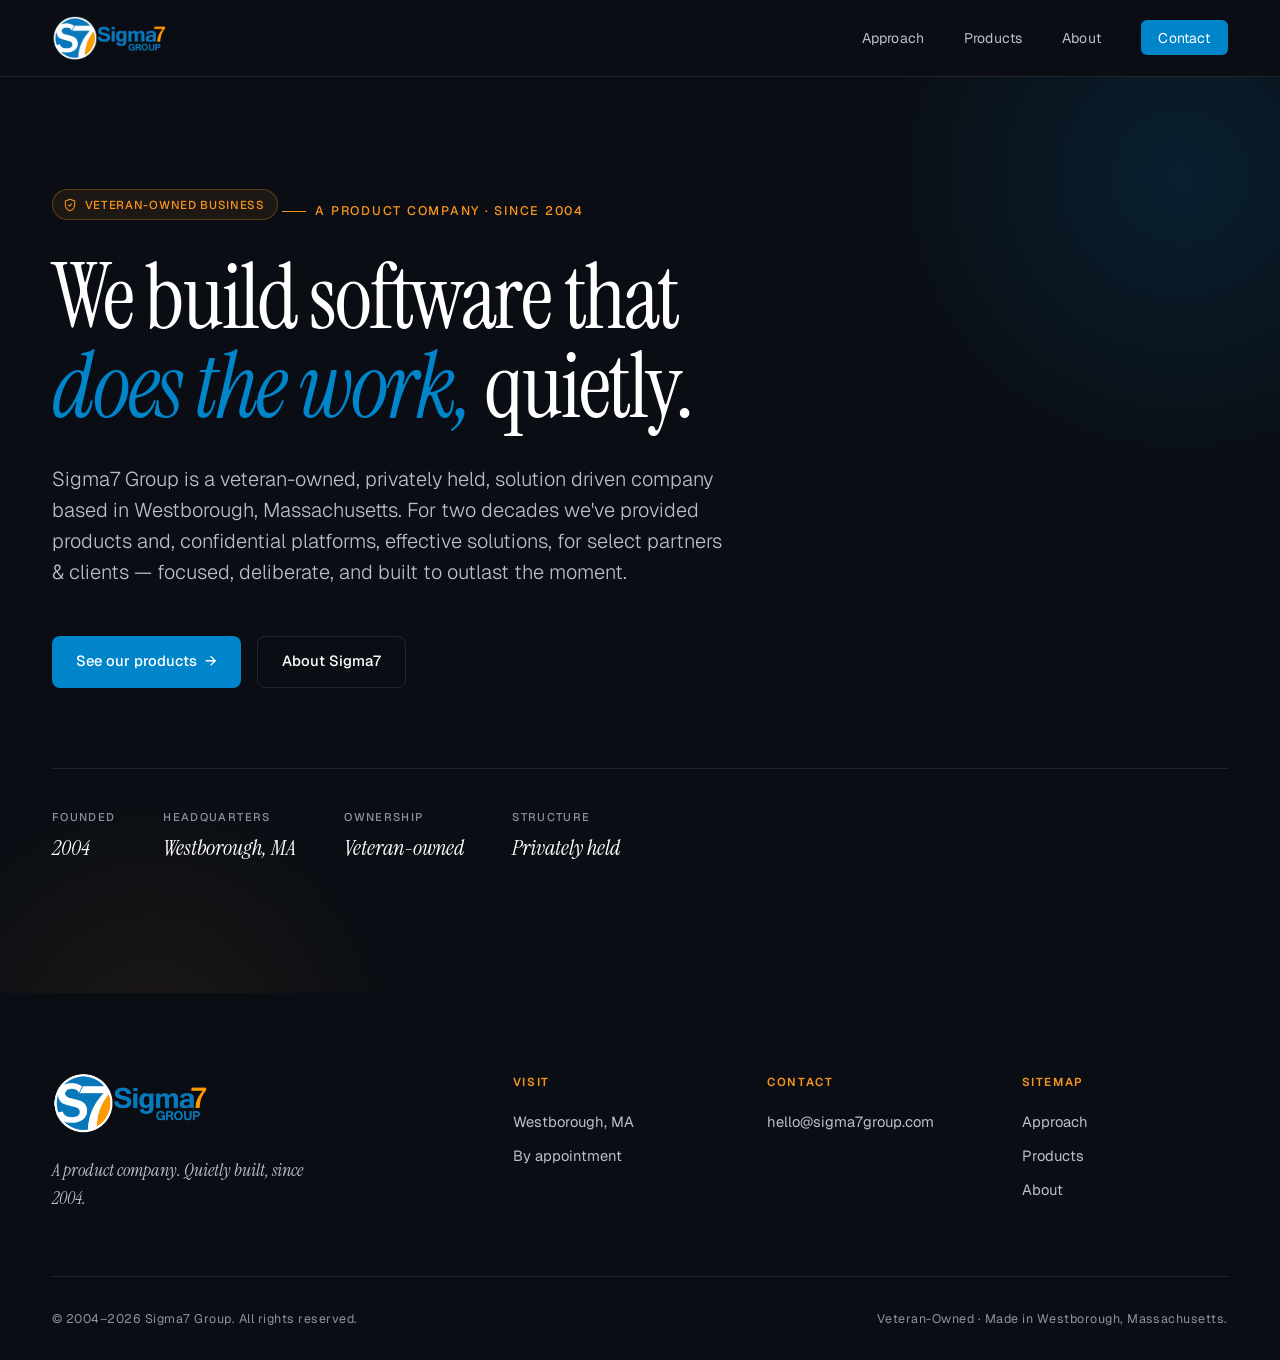
<file: index.html>
<!DOCTYPE html>
<html lang="en">
<head>
<meta charset="UTF-8">
<meta name="viewport" content="width=device-width, initial-scale=1.0">
<title>Sigma7 Group — A Product Company in Massachusetts</title>
<meta name="description" content="Sigma7 Group is a veteran-owned, product-driven company based in Westborough, Massachusetts. Privately held since 2004. Makers of Structure and select confidential platforms.">

<meta property="og:title" content="Sigma7 Group">
<meta property="og:description" content="A veteran-owned, product-driven company. Privately held since 2004. Westborough, Massachusetts.">
<meta property="og:type" content="website">

<link rel="icon" type="image/png" href="assets/sigma7-logo.png">
<link rel="preconnect" href="https://fonts.googleapis.com">
<link rel="preconnect" href="https://fonts.gstatic.com" crossorigin>
<link href="https://fonts.googleapis.com/css2?family=Geist:wght@300;400;500;600;700&family=Instrument+Serif:ital@0;1&display=swap" rel="stylesheet">
<link rel="stylesheet" href="css/styles.css">
</head>
<body>

<nav class="site-nav">
  <div class="nav-inner">
    <a href="index.html" class="nav-logo" aria-label="Sigma7 Group home">
      <img src="assets/sigma7-logo.png" alt="Sigma7 Group">
    </a>
    <ul class="nav-links">
      <li><a href="approach.html">Approach</a></li>
      <li><a href="products.html">Products</a></li>
      <li><a href="about.html">About</a></li>
      <li><a href="mailto:hello@sigma7group.com" class="nav-cta">Contact</a></li>
    </ul>
  </div>
</nav>

<header class="hero">
  <div class="container">
    <div class="vet-badge">
      <svg viewBox="0 0 24 24" fill="none" xmlns="http://www.w3.org/2000/svg" aria-hidden="true">
        <path d="M12 2L4 5v6c0 5 3.5 9.5 8 11 4.5-1.5 8-6 8-11V5l-8-3z" stroke="currentColor" stroke-width="1.8" stroke-linejoin="round"/>
        <path d="M9 12l2 2 4-4" stroke="currentColor" stroke-width="1.8" stroke-linecap="round" stroke-linejoin="round"/>
      </svg>
      Veteran-Owned Business
    </div>
    <div class="eyebrow">A Product Company · Since 2004</div>
    <h1 class="headline">We build software that <em>does the work,</em> quietly.</h1>
    <p class="hero-lead">
      Sigma7 Group is a veteran-owned, privately held, solution driven company based in Westborough, Massachusetts. For two decades we've provided products and, confidential platforms, effective solutions, for select partners &amp; clients — focused, deliberate, and built to outlast the moment.
    </p>
    <div class="hero-actions">
      <a href="products.html" class="btn btn-primary">See our products <span class="arrow">→</span></a>
      <a href="about.html" class="btn btn-ghost">About Sigma7</a>
    </div>

    <div class="hero-meta">
      <div class="meta-item">
        <span class="meta-label">Founded</span>
        <span class="meta-value">2004</span>
      </div>
      <div class="meta-item">
        <span class="meta-label">Headquarters</span>
        <span class="meta-value">Westborough, MA</span>
      </div>
      <div class="meta-item">
        <span class="meta-label">Ownership</span>
        <span class="meta-value">Veteran-owned</span>
      </div>
      <div class="meta-item">
        <span class="meta-label">Structure</span>
        <span class="meta-value">Privately held</span>
      </div>
    </div>
  </div>
</header>

<footer class="site-footer">
  <div class="container">
    <div class="footer-grid">
      <div class="footer-logo">
        <img src="assets/sigma7-logo.png" alt="Sigma7 Group">
        <div class="footer-tagline">A product company. Quietly built, since 2004.</div>
      </div>
      <div class="footer-col">
        <h4>Visit</h4>
        <ul>
          <li>Westborough, MA</li>
          <li>By appointment</li>
        </ul>
      </div>
      <div class="footer-col">
        <h4>Contact</h4>
        <ul>
          <li><a href="mailto:hello@sigma7group.com">hello@sigma7group.com</a></li>
        </ul>
      </div>
      <div class="footer-col">
        <h4>Sitemap</h4>
        <ul>
          <li><a href="approach.html">Approach</a></li>
          <li><a href="products.html">Products</a></li>
          <li><a href="about.html">About</a></li>
        </ul>
      </div>
    </div>
    <div class="footer-bottom">
      <div>© 2004–2026 Sigma7 Group. All rights reserved.</div>
      <div>Veteran-Owned · Made in Westborough, Massachusetts.</div>
    </div>
  </div>
</footer>

</body>
</html>
</file>
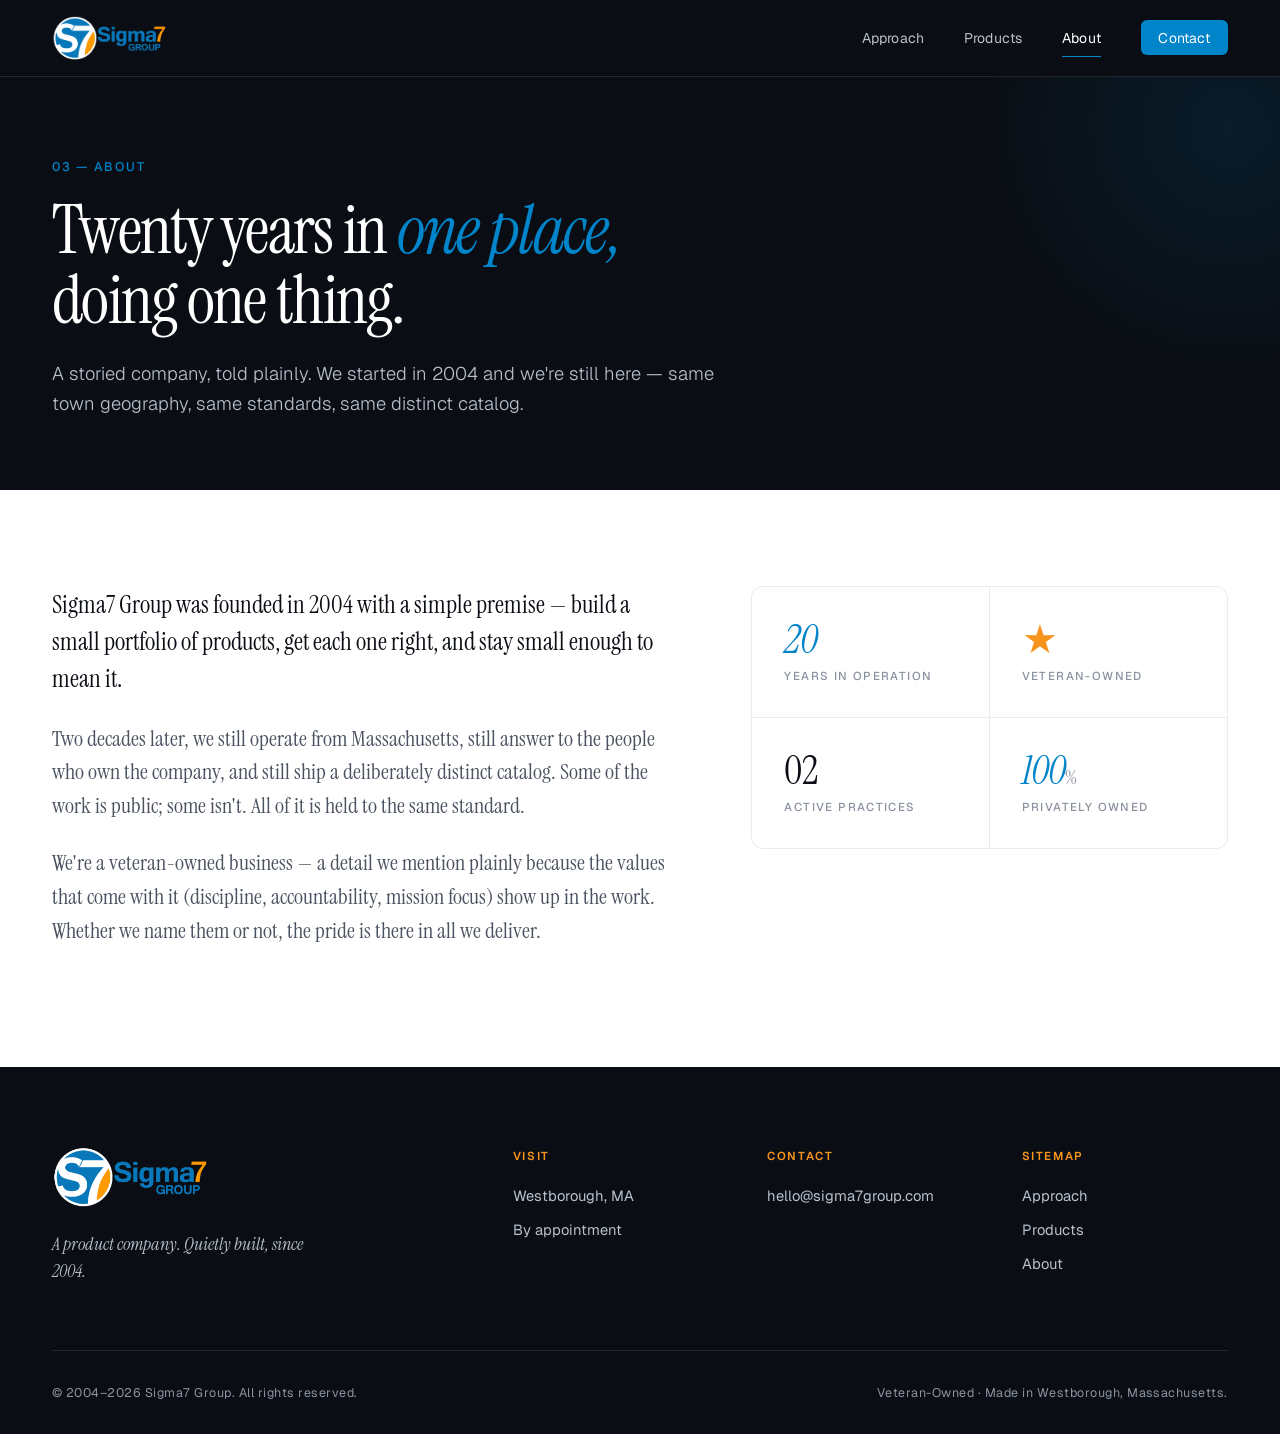
<file: about.html>
<!DOCTYPE html>
<html lang="en">
<head>
<meta charset="UTF-8">
<meta name="viewport" content="width=device-width, initial-scale=1.0">
<title>About — Sigma7 Group</title>
<meta name="description" content="Twenty years in one place, doing one thing. Sigma7 Group is a veteran-owned, privately held product company in Westborough, Massachusetts.">

<meta property="og:title" content="About — Sigma7 Group">
<meta property="og:description" content="Twenty years in one place, doing one thing.">
<meta property="og:type" content="website">

<link rel="icon" type="image/png" href="assets/sigma7-logo.png">
<link rel="preconnect" href="https://fonts.googleapis.com">
<link rel="preconnect" href="https://fonts.gstatic.com" crossorigin>
<link href="https://fonts.googleapis.com/css2?family=Geist:wght@300;400;500;600;700&family=Instrument+Serif:ital@0;1&display=swap" rel="stylesheet">
<link rel="stylesheet" href="css/styles.css">
</head>
<body>

<nav class="site-nav">
  <div class="nav-inner">
    <a href="index.html" class="nav-logo" aria-label="Sigma7 Group home">
      <img src="assets/sigma7-logo.png" alt="Sigma7 Group">
    </a>
    <ul class="nav-links">
      <li><a href="approach.html">Approach</a></li>
      <li><a href="products.html">Products</a></li>
      <li><a href="about.html" aria-current="page">About</a></li>
      <li><a href="mailto:hello@sigma7group.com" class="nav-cta">Contact</a></li>
    </ul>
  </div>
</nav>

<header class="page-header">
  <div class="container">
    <span class="page-eyebrow">03 — About</span>
    <h1 class="page-title">Twenty years in <em>one place,</em> doing one thing.</h1>
    <p class="page-lead">
      A storied company, told plainly. We started in 2004 and we're still here — same town geography, same standards, same distinct catalog.
    </p>
  </div>
</header>

<main>
  <section>
    <div class="container">
      <div class="about-grid">
        <div class="about-text">
          <p>Sigma7 Group was founded in 2004 with a simple premise — build a small portfolio of products, get each one right, and stay small enough to mean it.</p>
          <p>Two decades later, we still operate from Massachusetts, still answer to the people who own the company, and still ship a deliberately distinct catalog. Some of the work is public; some isn't. All of it is held to the same standard.</p>
          <p>We're a veteran-owned business — a detail we mention plainly because the values that come with it (discipline, accountability, mission focus) show up in the work. Whether we name them or not, the pride is there in all we deliver.</p>
        </div>
        <div class="about-stats">
          <div class="stat">
            <div class="stat-value"><em>20</em></div>
            <div class="stat-label">Years in operation</div>
          </div>
          <div class="stat">
            <div class="stat-value" style="color: var(--orange);">★</div>
            <div class="stat-label">Veteran-Owned</div>
          </div>
          <div class="stat">
            <div class="stat-value">02</div>
            <div class="stat-label">Active practices</div>
          </div>
          <div class="stat">
            <div class="stat-value"><em>100</em><span class="unit">%</span></div>
            <div class="stat-label">Privately owned</div>
          </div>
        </div>
      </div>
    </div>
  </section>
</main>

<footer class="site-footer">
  <div class="container">
    <div class="footer-grid">
      <div class="footer-logo">
        <img src="assets/sigma7-logo.png" alt="Sigma7 Group">
        <div class="footer-tagline">A product company. Quietly built, since 2004.</div>
      </div>
      <div class="footer-col">
        <h4>Visit</h4>
        <ul>
          <li>Westborough, MA</li>
          <li>By appointment</li>
        </ul>
      </div>
      <div class="footer-col">
        <h4>Contact</h4>
        <ul>
          <li><a href="mailto:hello@sigma7group.com">hello@sigma7group.com</a></li>
        </ul>
      </div>
      <div class="footer-col">
        <h4>Sitemap</h4>
        <ul>
          <li><a href="approach.html">Approach</a></li>
          <li><a href="products.html">Products</a></li>
          <li><a href="about.html">About</a></li>
        </ul>
      </div>
    </div>
    <div class="footer-bottom">
      <div>© 2004–2026 Sigma7 Group. All rights reserved.</div>
      <div>Veteran-Owned · Made in Westborough, Massachusetts.</div>
    </div>
  </div>
</footer>

</body>
</html>
</file>
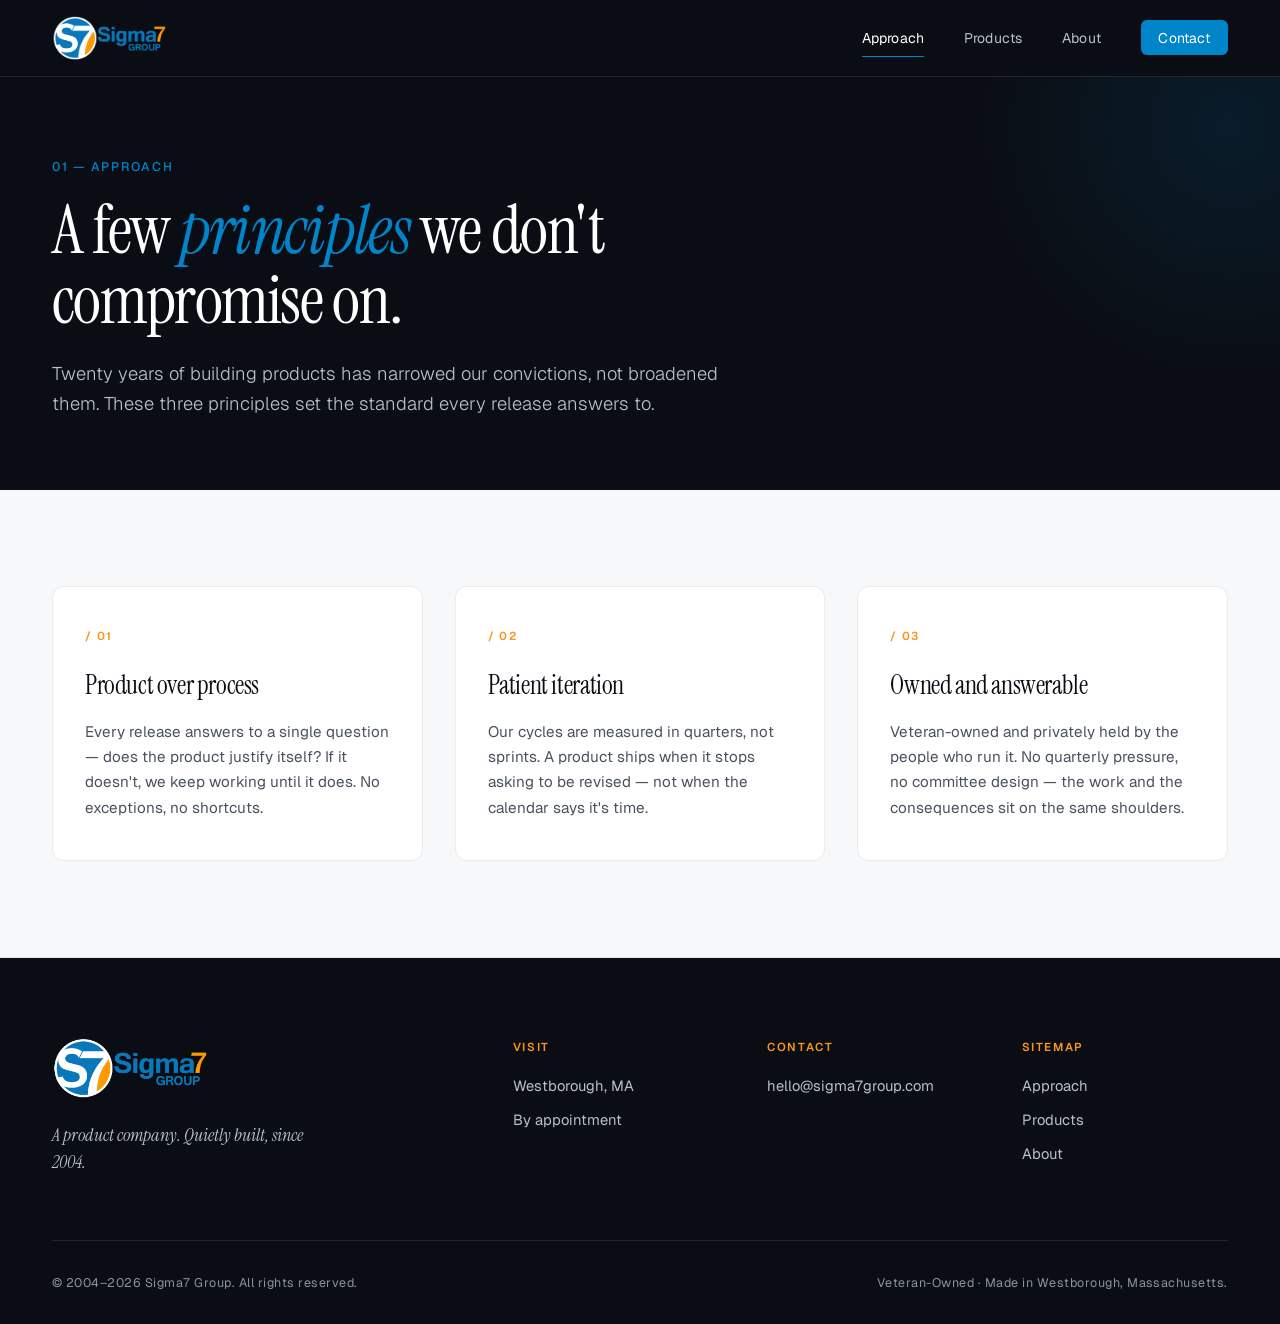
<file: approach.html>
<!DOCTYPE html>
<html lang="en">
<head>
<meta charset="UTF-8">
<meta name="viewport" content="width=device-width, initial-scale=1.0">
<title>Approach — Sigma7 Group</title>
<meta name="description" content="The principles we don't compromise on: product over process, patient iteration, and ownership that's answerable.">

<meta property="og:title" content="Approach — Sigma7 Group">
<meta property="og:description" content="The principles we don't compromise on.">
<meta property="og:type" content="website">

<link rel="icon" type="image/png" href="assets/sigma7-logo.png">
<link rel="preconnect" href="https://fonts.googleapis.com">
<link rel="preconnect" href="https://fonts.gstatic.com" crossorigin>
<link href="https://fonts.googleapis.com/css2?family=Geist:wght@300;400;500;600;700&family=Instrument+Serif:ital@0;1&display=swap" rel="stylesheet">
<link rel="stylesheet" href="css/styles.css">
</head>
<body>

<nav class="site-nav">
  <div class="nav-inner">
    <a href="index.html" class="nav-logo" aria-label="Sigma7 Group home">
      <img src="assets/sigma7-logo.png" alt="Sigma7 Group">
    </a>
    <ul class="nav-links">
      <li><a href="approach.html" aria-current="page">Approach</a></li>
      <li><a href="products.html">Products</a></li>
      <li><a href="about.html">About</a></li>
      <li><a href="mailto:hello@sigma7group.com" class="nav-cta">Contact</a></li>
    </ul>
  </div>
</nav>

<header class="page-header">
  <div class="container">
    <span class="page-eyebrow">01 — Approach</span>
    <h1 class="page-title">A few <em>principles</em> we don't compromise on.</h1>
    <p class="page-lead">
      Twenty years of building products has narrowed our convictions, not broadened them. These three principles set the standard every release answers to.
    </p>
  </div>
</header>

<main>
  <section class="approach">
    <div class="container">
      <div class="principles-grid">
        <div class="principle">
          <div class="principle-num">/ 01</div>
          <h3 class="principle-title">Product over process</h3>
          <p class="principle-body">Every release answers to a single question — does the product justify itself? If it doesn't, we keep working until it does. No exceptions, no shortcuts.</p>
        </div>
        <div class="principle">
          <div class="principle-num">/ 02</div>
          <h3 class="principle-title">Patient iteration</h3>
          <p class="principle-body">Our cycles are measured in quarters, not sprints. A product ships when it stops asking to be revised — not when the calendar says it's time.</p>
        </div>
        <div class="principle">
          <div class="principle-num">/ 03</div>
          <h3 class="principle-title">Owned and answerable</h3>
          <p class="principle-body">Veteran-owned and privately held by the people who run it. No quarterly pressure, no committee design — the work and the consequences sit on the same shoulders.</p>
        </div>
      </div>
    </div>
  </section>
</main>

<footer class="site-footer">
  <div class="container">
    <div class="footer-grid">
      <div class="footer-logo">
        <img src="assets/sigma7-logo.png" alt="Sigma7 Group">
        <div class="footer-tagline">A product company. Quietly built, since 2004.</div>
      </div>
      <div class="footer-col">
        <h4>Visit</h4>
        <ul>
          <li>Westborough, MA</li>
          <li>By appointment</li>
        </ul>
      </div>
      <div class="footer-col">
        <h4>Contact</h4>
        <ul>
          <li><a href="mailto:hello@sigma7group.com">hello@sigma7group.com</a></li>
        </ul>
      </div>
      <div class="footer-col">
        <h4>Sitemap</h4>
        <ul>
          <li><a href="approach.html">Approach</a></li>
          <li><a href="products.html">Products</a></li>
          <li><a href="about.html">About</a></li>
        </ul>
      </div>
    </div>
    <div class="footer-bottom">
      <div>© 2004–2026 Sigma7 Group. All rights reserved.</div>
      <div>Veteran-Owned · Made in Westborough, Massachusetts.</div>
    </div>
  </div>
</footer>

</body>
</html>
</file>
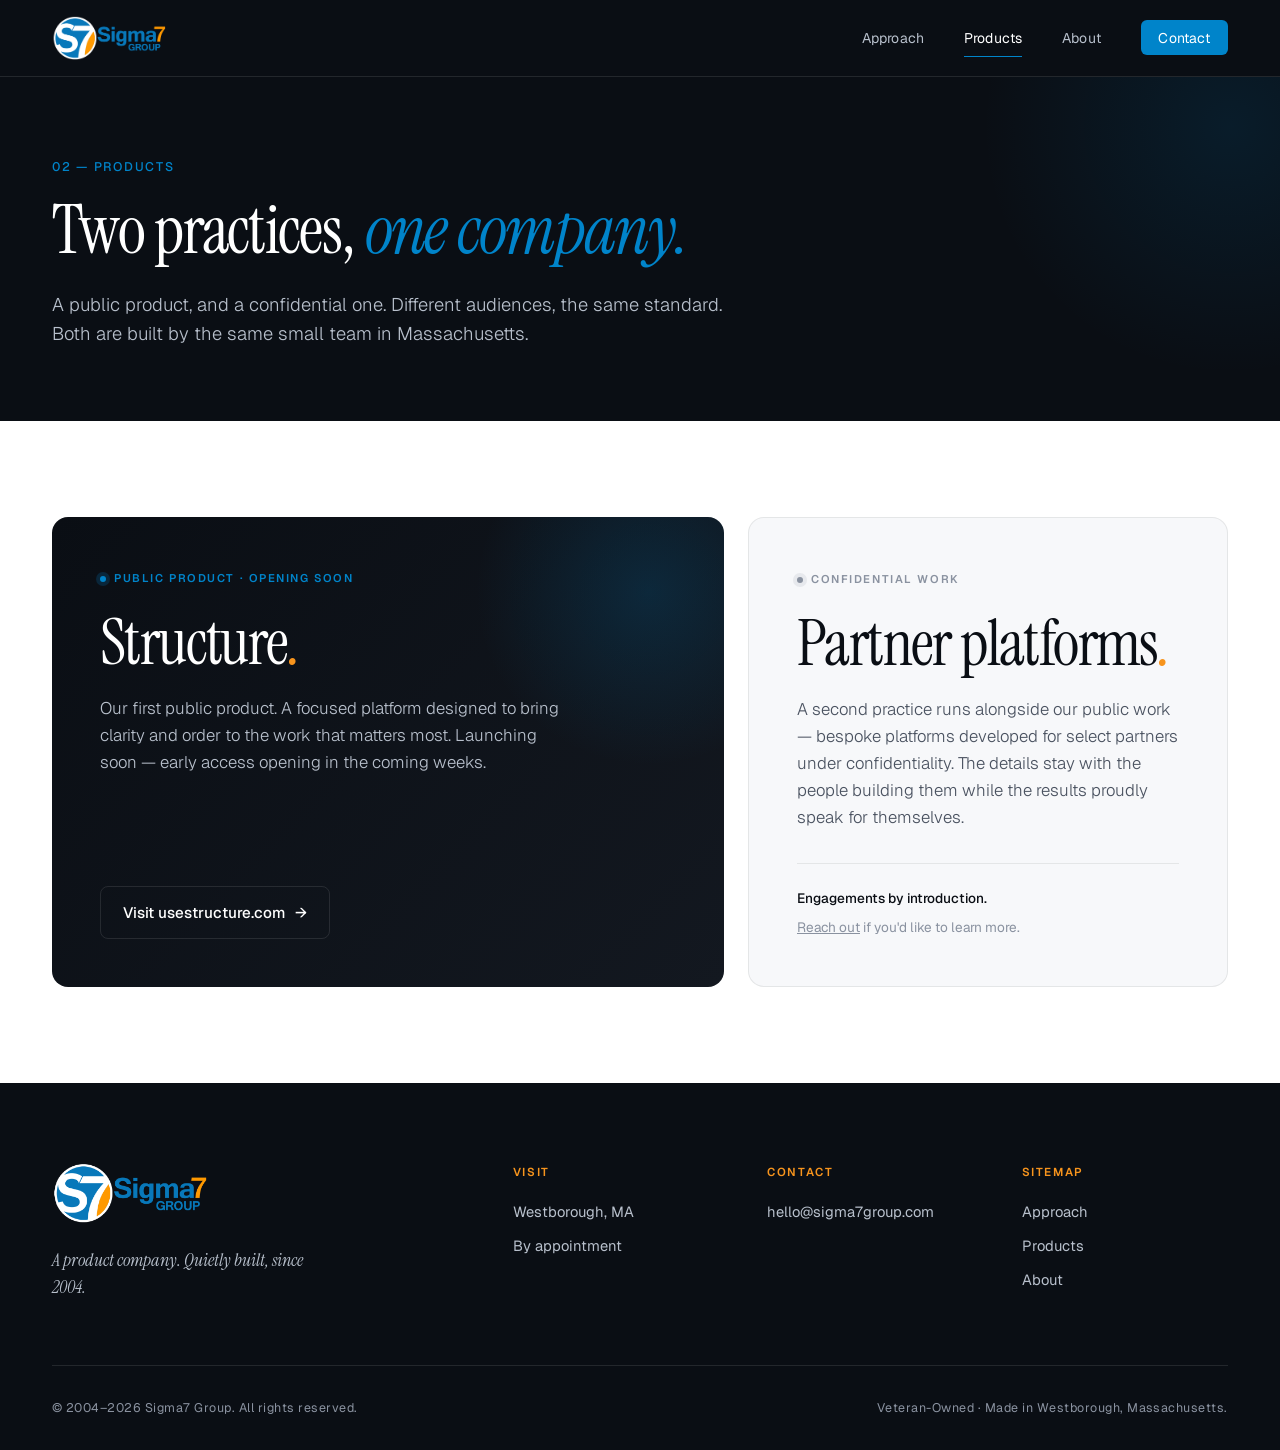
<file: products.html>
<!DOCTYPE html>
<html lang="en">
<head>
<meta charset="UTF-8">
<meta name="viewport" content="width=device-width, initial-scale=1.0">
<title>Products — Sigma7 Group</title>
<meta name="description" content="Two practices, one company. Structure is our first public product. Partner platforms run alongside under confidentiality.">

<meta property="og:title" content="Products — Sigma7 Group">
<meta property="og:description" content="Two practices, one company.">
<meta property="og:type" content="website">

<link rel="icon" type="image/png" href="assets/sigma7-logo.png">
<link rel="preconnect" href="https://fonts.googleapis.com">
<link rel="preconnect" href="https://fonts.gstatic.com" crossorigin>
<link href="https://fonts.googleapis.com/css2?family=Geist:wght@300;400;500;600;700&family=Instrument+Serif:ital@0;1&display=swap" rel="stylesheet">
<link rel="stylesheet" href="css/styles.css">
</head>
<body>

<nav class="site-nav">
  <div class="nav-inner">
    <a href="index.html" class="nav-logo" aria-label="Sigma7 Group home">
      <img src="assets/sigma7-logo.png" alt="Sigma7 Group">
    </a>
    <ul class="nav-links">
      <li><a href="approach.html">Approach</a></li>
      <li><a href="products.html" aria-current="page">Products</a></li>
      <li><a href="about.html">About</a></li>
      <li><a href="mailto:hello@sigma7group.com" class="nav-cta">Contact</a></li>
    </ul>
  </div>
</nav>

<header class="page-header">
  <div class="container">
    <span class="page-eyebrow">02 — Products</span>
    <h1 class="page-title">Two practices, <em>one company.</em></h1>
    <p class="page-lead">
      A public product, and a confidential one. Different audiences, the same standard. Both are built by the same small team in Massachusetts.
    </p>
  </div>
</header>

<main>
  <section>
    <div class="container">
      <div class="products-grid">
        <div class="product-card product-public">
          <div>
            <div class="product-tag">Public Product · Opening Soon</div>
            <h3 class="product-name">Structure<em>.</em></h3>
            <p class="product-desc">
              Our first public product. A focused platform designed to bring clarity and order to the work that matters most. Launching soon — early access opening in the coming weeks.
            </p>
          </div>
          <a href="https://usestructure.com" class="product-link" target="_blank" rel="noopener">
            Visit usestructure.com <span class="arrow">→</span>
          </a>
        </div>

        <div class="product-card product-private">
          <div>
            <div class="product-tag">Confidential Work</div>
            <h3 class="product-name">Partner platforms<em>.</em></h3>
            <p class="product-desc">
              A second practice runs alongside our public work — bespoke platforms developed for select partners under confidentiality. The details stay with the people building them while the results proudly speak for themselves.
            </p>
          </div>
          <div class="private-note">
            <strong>Engagements by introduction.</strong>
            <span><a href="mailto:hello@sigma7group.com">Reach out</a> if you'd like to learn more.</span>
          </div>
        </div>
      </div>
    </div>
  </section>
</main>

<footer class="site-footer">
  <div class="container">
    <div class="footer-grid">
      <div class="footer-logo">
        <img src="assets/sigma7-logo.png" alt="Sigma7 Group">
        <div class="footer-tagline">A product company. Quietly built, since 2004.</div>
      </div>
      <div class="footer-col">
        <h4>Visit</h4>
        <ul>
          <li>Westborough, MA</li>
          <li>By appointment</li>
        </ul>
      </div>
      <div class="footer-col">
        <h4>Contact</h4>
        <ul>
          <li><a href="mailto:hello@sigma7group.com">hello@sigma7group.com</a></li>
        </ul>
      </div>
      <div class="footer-col">
        <h4>Sitemap</h4>
        <ul>
          <li><a href="approach.html">Approach</a></li>
          <li><a href="products.html">Products</a></li>
          <li><a href="about.html">About</a></li>
        </ul>
      </div>
    </div>
    <div class="footer-bottom">
      <div>© 2004–2026 Sigma7 Group. All rights reserved.</div>
      <div>Veteran-Owned · Made in Westborough, Massachusetts.</div>
    </div>
  </div>
</footer>

</body>
</html>
</file>
<file: css/styles.css>
:root {
  --bg: #FFFFFF;
  --bg-soft: #F7F8FA;
  --bg-dark: #0A0E14;
  --bg-dark-soft: #131820;
  --ink: #0A0E14;
  --ink-soft: #4A5260;
  --ink-faint: #8A92A0;
  --ink-inverse: #FFFFFF;
  --ink-inverse-soft: #B8C0CC;
  --blue: #0084CA;
  --blue-deep: #006BA3;
  --blue-light: #E6F4FB;
  --orange: #F7941D;
  --orange-deep: #D67A0E;
  --rule: rgba(10, 14, 20, 0.08);
  --rule-dark: rgba(255, 255, 255, 0.1);
}

* { margin: 0; padding: 0; box-sizing: border-box; }
html { scroll-behavior: smooth; }

body {
  background: var(--bg);
  color: var(--ink);
  font-family: 'Geist', -apple-system, BlinkMacSystemFont, sans-serif;
  font-size: 16px;
  line-height: 1.55;
  overflow-x: hidden;
  -webkit-font-smoothing: antialiased;
}

a { color: inherit; }

.container {
  max-width: 1240px;
  margin: 0 auto;
  padding: 0 2rem;
}

/* ====== NAV ====== */
nav.site-nav {
  background: var(--bg-dark);
  border-bottom: 1px solid var(--rule-dark);
  position: sticky;
  top: 0;
  z-index: 100;
}

.nav-inner {
  display: flex;
  justify-content: space-between;
  align-items: center;
  max-width: 1240px;
  margin: 0 auto;
  padding: 1rem 2rem;
}

.nav-logo img {
  height: 44px;
  display: block;
}

.nav-links {
  display: flex;
  gap: 2.5rem;
  list-style: none;
  align-items: center;
}

.nav-links a {
  color: var(--ink-inverse-soft);
  text-decoration: none;
  font-size: 0.875rem;
  font-weight: 400;
  letter-spacing: 0.01em;
  transition: color 0.2s ease;
  position: relative;
  padding: 0.25rem 0;
}

.nav-links a:hover,
.nav-links a[aria-current="page"] {
  color: var(--ink-inverse);
}

.nav-links a[aria-current="page"]::after {
  content: '';
  position: absolute;
  left: 0;
  right: 0;
  bottom: -6px;
  height: 1px;
  background: var(--blue);
}

.nav-cta {
  background: var(--blue);
  color: var(--ink-inverse) !important;
  padding: 0.55rem 1.1rem !important;
  border-radius: 6px;
  font-weight: 500;
  transition: background 0.2s ease;
}

.nav-cta:hover {
  background: var(--blue-deep);
  color: var(--ink-inverse) !important;
}

.nav-cta::after { display: none !important; }

/* ====== HERO (home) ====== */
.hero {
  background: var(--bg-dark);
  color: var(--ink-inverse);
  padding: 7rem 0 8rem;
  position: relative;
  overflow: hidden;
}

.hero::before {
  content: '';
  position: absolute;
  top: -200px;
  right: -200px;
  width: 600px;
  height: 600px;
  background: radial-gradient(circle, rgba(0, 132, 202, 0.15) 0%, transparent 70%);
  pointer-events: none;
}

.hero::after {
  content: '';
  position: absolute;
  bottom: -300px;
  left: -100px;
  width: 500px;
  height: 500px;
  background: radial-gradient(circle, rgba(247, 148, 29, 0.08) 0%, transparent 70%);
  pointer-events: none;
}

.hero .container { position: relative; z-index: 1; }

.eyebrow {
  display: inline-flex;
  align-items: center;
  gap: 0.6rem;
  font-size: 0.78rem;
  text-transform: uppercase;
  letter-spacing: 0.14em;
  color: var(--orange);
  margin-bottom: 2rem;
  font-weight: 500;
}

.eyebrow::before {
  content: '';
  width: 24px;
  height: 1px;
  background: var(--orange);
}

.vet-badge {
  display: inline-flex;
  align-items: center;
  gap: 0.5rem;
  padding: 0.35rem 0.75rem 0.35rem 0.6rem;
  border: 1px solid rgba(247, 148, 29, 0.3);
  background: rgba(247, 148, 29, 0.08);
  border-radius: 999px;
  font-size: 0.72rem;
  font-weight: 500;
  letter-spacing: 0.06em;
  color: var(--orange);
  text-transform: uppercase;
  margin-bottom: 1.25rem;
}

.vet-badge svg {
  width: 14px;
  height: 14px;
  flex-shrink: 0;
}

h1.headline {
  font-family: 'Instrument Serif', serif;
  font-weight: 400;
  font-size: clamp(2.75rem, 7vw, 6rem);
  line-height: 1;
  letter-spacing: -0.025em;
  max-width: 18ch;
  margin-bottom: 2rem;
}

h1.headline em {
  font-style: italic;
  color: var(--blue);
}

.hero-lead {
  font-size: 1.25rem;
  line-height: 1.55;
  color: var(--ink-inverse-soft);
  max-width: 52ch;
  margin-bottom: 3rem;
  font-weight: 300;
}

.hero-actions {
  display: flex;
  gap: 1rem;
  flex-wrap: wrap;
}

.btn {
  display: inline-flex;
  align-items: center;
  gap: 0.5rem;
  padding: 0.85rem 1.5rem;
  border-radius: 8px;
  font-family: inherit;
  font-size: 0.92rem;
  font-weight: 500;
  text-decoration: none;
  transition: all 0.25s ease;
  cursor: pointer;
  border: none;
}

.btn-primary {
  background: var(--blue);
  color: var(--ink-inverse);
}

.btn-primary:hover {
  background: var(--blue-deep);
  transform: translateY(-1px);
}

.btn-ghost {
  background: transparent;
  color: var(--ink-inverse);
  border: 1px solid var(--rule-dark);
}

.btn-ghost:hover {
  background: rgba(255, 255, 255, 0.05);
  border-color: rgba(255, 255, 255, 0.25);
}

.btn .arrow { transition: transform 0.25s ease; }
.btn:hover .arrow { transform: translateX(3px); }

.hero-meta {
  display: flex;
  gap: 3rem;
  margin-top: 5rem;
  padding-top: 2.5rem;
  border-top: 1px solid var(--rule-dark);
  flex-wrap: wrap;
}

.meta-item {
  display: flex;
  flex-direction: column;
  gap: 0.35rem;
}

.meta-label {
  font-size: 0.7rem;
  text-transform: uppercase;
  letter-spacing: 0.12em;
  color: var(--ink-faint);
  font-weight: 500;
}

.meta-value {
  font-family: 'Instrument Serif', serif;
  font-size: 1.35rem;
  color: var(--ink-inverse);
  font-style: italic;
}

/* ====== INTERIOR PAGE HEADER ====== */
.page-header {
  background: var(--bg-dark);
  color: var(--ink-inverse);
  padding: 5rem 0 4.5rem;
  position: relative;
  overflow: hidden;
}

.page-header::before {
  content: '';
  position: absolute;
  top: -200px;
  right: -200px;
  width: 500px;
  height: 500px;
  background: radial-gradient(circle, rgba(0, 132, 202, 0.12) 0%, transparent 70%);
  pointer-events: none;
}

.page-header .container { position: relative; z-index: 1; }

.page-eyebrow {
  font-size: 0.78rem;
  letter-spacing: 0.14em;
  color: var(--blue);
  text-transform: uppercase;
  font-weight: 500;
  margin-bottom: 1.25rem;
  display: block;
}

.page-title {
  font-family: 'Instrument Serif', serif;
  font-weight: 400;
  font-size: clamp(2.25rem, 5.5vw, 4.25rem);
  line-height: 1.02;
  letter-spacing: -0.025em;
  max-width: 22ch;
  margin-bottom: 1.5rem;
}

.page-title em { font-style: italic; color: var(--blue); }

.page-lead {
  font-size: 1.15rem;
  line-height: 1.6;
  color: var(--ink-inverse-soft);
  max-width: 56ch;
  font-weight: 300;
}

/* ====== SECTION SHARED ====== */
section { padding: 6rem 0; }

.section-header {
  display: grid;
  grid-template-columns: 1fr 1.8fr;
  gap: 4rem;
  margin-bottom: 4.5rem;
  align-items: start;
}

.section-number {
  font-size: 0.78rem;
  letter-spacing: 0.14em;
  color: var(--blue);
  text-transform: uppercase;
  font-weight: 500;
  padding-top: 0.5rem;
}

.section-title {
  font-family: 'Instrument Serif', serif;
  font-weight: 400;
  font-size: clamp(2rem, 4.2vw, 3.4rem);
  line-height: 1.05;
  letter-spacing: -0.02em;
  max-width: 22ch;
}

.section-title em { font-style: italic; color: var(--blue); }

/* ====== APPROACH ====== */
.approach {
  background: var(--bg-soft);
  border-bottom: 1px solid var(--rule);
}

.principles-grid {
  display: grid;
  grid-template-columns: repeat(3, 1fr);
  gap: 2rem;
}

.principle {
  background: var(--bg);
  padding: 2.5rem 2rem;
  border-radius: 12px;
  border: 1px solid var(--rule);
  transition: all 0.3s ease;
  position: relative;
}

.principle:hover {
  transform: translateY(-3px);
  box-shadow: 0 12px 32px rgba(10, 14, 20, 0.06);
  border-color: var(--blue);
}

.principle-num {
  font-size: 0.72rem;
  color: var(--orange);
  letter-spacing: 0.12em;
  margin-bottom: 1.25rem;
  font-weight: 600;
}

.principle-title {
  font-family: 'Instrument Serif', serif;
  font-weight: 400;
  font-size: 1.65rem;
  margin-bottom: 0.85rem;
  letter-spacing: -0.015em;
}

.principle-body {
  font-size: 0.95rem;
  color: var(--ink-soft);
  line-height: 1.65;
}

/* ====== PRODUCTS ====== */
.products-grid {
  display: grid;
  grid-template-columns: 1.4fr 1fr;
  gap: 1.5rem;
}

.product-card {
  border-radius: 16px;
  padding: 3rem;
  position: relative;
  overflow: hidden;
  transition: transform 0.3s ease;
}

.product-card:hover { transform: translateY(-3px); }

.product-public {
  background: linear-gradient(135deg, #0A0E14 0%, #131820 100%);
  color: var(--ink-inverse);
  min-height: 460px;
  display: flex;
  flex-direction: column;
  justify-content: space-between;
}

.product-public::before {
  content: '';
  position: absolute;
  top: -100px;
  right: -100px;
  width: 350px;
  height: 350px;
  background: radial-gradient(circle, rgba(0, 132, 202, 0.18) 0%, transparent 70%);
}

.product-public > * { position: relative; z-index: 1; }

.product-tag {
  display: inline-flex;
  align-items: center;
  gap: 0.5rem;
  font-size: 0.7rem;
  text-transform: uppercase;
  letter-spacing: 0.14em;
  color: var(--blue);
  font-weight: 600;
  margin-bottom: 1.5rem;
}

.product-tag::before {
  content: '';
  width: 6px;
  height: 6px;
  border-radius: 50%;
  background: var(--blue);
  box-shadow: 0 0 0 4px rgba(0, 132, 202, 0.2);
  animation: pulse 2s ease-in-out infinite;
}

@keyframes pulse {
  0%, 100% { box-shadow: 0 0 0 4px rgba(0, 132, 202, 0.2); }
  50% { box-shadow: 0 0 0 8px rgba(0, 132, 202, 0.05); }
}

.product-name {
  font-family: 'Instrument Serif', serif;
  font-size: clamp(2.5rem, 5vw, 4rem);
  line-height: 1;
  font-weight: 400;
  letter-spacing: -0.025em;
  margin-bottom: 1.25rem;
}

.product-name em { font-style: italic; color: var(--orange); }

.product-desc {
  font-size: 1.05rem;
  color: var(--ink-inverse-soft);
  line-height: 1.6;
  max-width: 42ch;
  margin-bottom: 2rem;
  font-weight: 300;
}

.product-link {
  display: inline-flex;
  align-items: center;
  gap: 0.6rem;
  color: var(--ink-inverse);
  text-decoration: none;
  font-size: 0.95rem;
  font-weight: 500;
  padding: 0.85rem 1.4rem;
  border: 1px solid var(--rule-dark);
  border-radius: 8px;
  align-self: flex-start;
  transition: all 0.25s ease;
}

.product-link:hover {
  background: var(--blue);
  border-color: var(--blue);
}

.product-link .arrow { transition: transform 0.25s ease; }
.product-link:hover .arrow { transform: translateX(3px); }

.product-private {
  background: var(--bg-soft);
  border: 1px solid var(--rule);
  min-height: 460px;
  display: flex;
  flex-direction: column;
  justify-content: space-between;
}

.product-private .product-tag { color: var(--ink-faint); }

.product-private .product-tag::before {
  background: var(--ink-faint);
  box-shadow: 0 0 0 4px rgba(138, 146, 160, 0.15);
  animation: none;
}

.product-private .product-name { color: var(--ink); }
.product-private .product-name em { color: var(--orange); }
.product-private .product-desc { color: var(--ink-soft); }

.private-note {
  display: flex;
  flex-direction: column;
  gap: 0.5rem;
  padding-top: 1.5rem;
  border-top: 1px solid var(--rule);
  font-size: 0.85rem;
  color: var(--ink-faint);
}

.private-note strong {
  color: var(--ink);
  font-weight: 500;
}

/* ====== ABOUT ====== */
.about-grid {
  display: grid;
  grid-template-columns: 1.3fr 1fr;
  gap: 5rem;
  align-items: start;
}

.about-text p {
  font-family: 'Instrument Serif', serif;
  font-size: 1.4rem;
  line-height: 1.5;
  color: var(--ink-soft);
  margin-bottom: 1.5rem;
  font-weight: 400;
}

.about-text p:first-child {
  color: var(--ink);
  font-size: 1.55rem;
}

.about-stats {
  display: grid;
  grid-template-columns: 1fr 1fr;
  gap: 0;
  background: var(--bg);
  border: 1px solid var(--rule);
  border-radius: 12px;
  overflow: hidden;
}

.stat {
  padding: 2rem;
  border-right: 1px solid var(--rule);
  border-bottom: 1px solid var(--rule);
}

.stat:nth-child(2n) { border-right: none; }
.stat:nth-last-child(-n+2) { border-bottom: none; }

.stat-value {
  font-family: 'Instrument Serif', serif;
  font-size: 2.5rem;
  font-weight: 400;
  line-height: 1;
  letter-spacing: -0.02em;
  color: var(--ink);
  margin-bottom: 0.5rem;
}

.stat-value em { font-style: italic; color: var(--blue); }

.stat-value .unit {
  font-size: 1.25rem;
  color: var(--ink-faint);
}

.stat-label {
  font-size: 0.72rem;
  text-transform: uppercase;
  letter-spacing: 0.12em;
  color: var(--ink-faint);
  font-weight: 500;
}

/* ====== FOOTER ====== */
footer.site-footer {
  background: var(--bg-dark);
  color: var(--ink-inverse);
  padding: 5rem 0 2rem;
}

.footer-grid {
  display: grid;
  grid-template-columns: 2fr 1fr 1fr 1fr;
  gap: 3rem;
  margin-bottom: 4rem;
}

.footer-logo img {
  height: 60px;
  margin-bottom: 1.5rem;
  display: block;
}

.footer-tagline {
  font-family: 'Instrument Serif', serif;
  font-style: italic;
  color: var(--ink-inverse-soft);
  font-size: 1.1rem;
  max-width: 32ch;
}

.footer-col h4 {
  font-size: 0.72rem;
  text-transform: uppercase;
  letter-spacing: 0.14em;
  color: var(--orange);
  margin-bottom: 1.25rem;
  font-weight: 600;
}

.footer-col ul {
  list-style: none;
  display: flex;
  flex-direction: column;
  gap: 0.7rem;
}

.footer-col a, .footer-col li {
  color: var(--ink-inverse-soft);
  text-decoration: none;
  font-size: 0.92rem;
  transition: color 0.2s ease;
}

.footer-col a:hover { color: var(--ink-inverse); }

.footer-bottom {
  display: flex;
  justify-content: space-between;
  align-items: center;
  padding-top: 2rem;
  border-top: 1px solid var(--rule-dark);
  font-size: 0.78rem;
  color: var(--ink-faint);
  letter-spacing: 0.04em;
}

/* ====== RESPONSIVE ====== */
@media (max-width: 900px) {
  .container, .nav-inner { padding-left: 1.25rem; padding-right: 1.25rem; }
  .nav-links { gap: 1rem; }
  .nav-links li:not(:last-child) { display: none; }
  .hero { padding: 4rem 0 5rem; }
  .page-header { padding: 3.5rem 0 3rem; }
  .hero-meta { gap: 2rem; }
  .section-header { grid-template-columns: 1fr; gap: 1.5rem; margin-bottom: 3rem; }
  section { padding: 4.5rem 0; }
  .principles-grid { grid-template-columns: 1fr; }
  .products-grid { grid-template-columns: 1fr; }
  .product-card { padding: 2rem; min-height: auto; }
  .about-grid { grid-template-columns: 1fr; gap: 2.5rem; }
  .footer-grid { grid-template-columns: 1fr 1fr; gap: 2rem; }
  .footer-logo { grid-column: 1 / -1; }
  .footer-bottom { flex-direction: column; gap: 0.75rem; text-align: center; }
  .stat-value { font-size: 2rem; }
}

/* Entry animations */
@keyframes fadeUp {
  from { opacity: 0; transform: translateY(20px); }
  to { opacity: 1; transform: translateY(0); }
}

.hero .vet-badge { animation: fadeUp 0.6s ease 0.05s both; }
.hero .eyebrow { animation: fadeUp 0.6s ease 0.15s both; }
.hero h1 { animation: fadeUp 0.8s ease 0.2s both; }
.hero-lead { animation: fadeUp 0.8s ease 0.4s both; }
.hero-actions { animation: fadeUp 0.8s ease 0.55s both; }
.hero-meta { animation: fadeUp 0.8s ease 0.7s both; }
.page-header .page-eyebrow { animation: fadeUp 0.5s ease 0.05s both; }
.page-header .page-title { animation: fadeUp 0.7s ease 0.15s both; }
.page-header .page-lead { animation: fadeUp 0.7s ease 0.3s both; }
</file>
